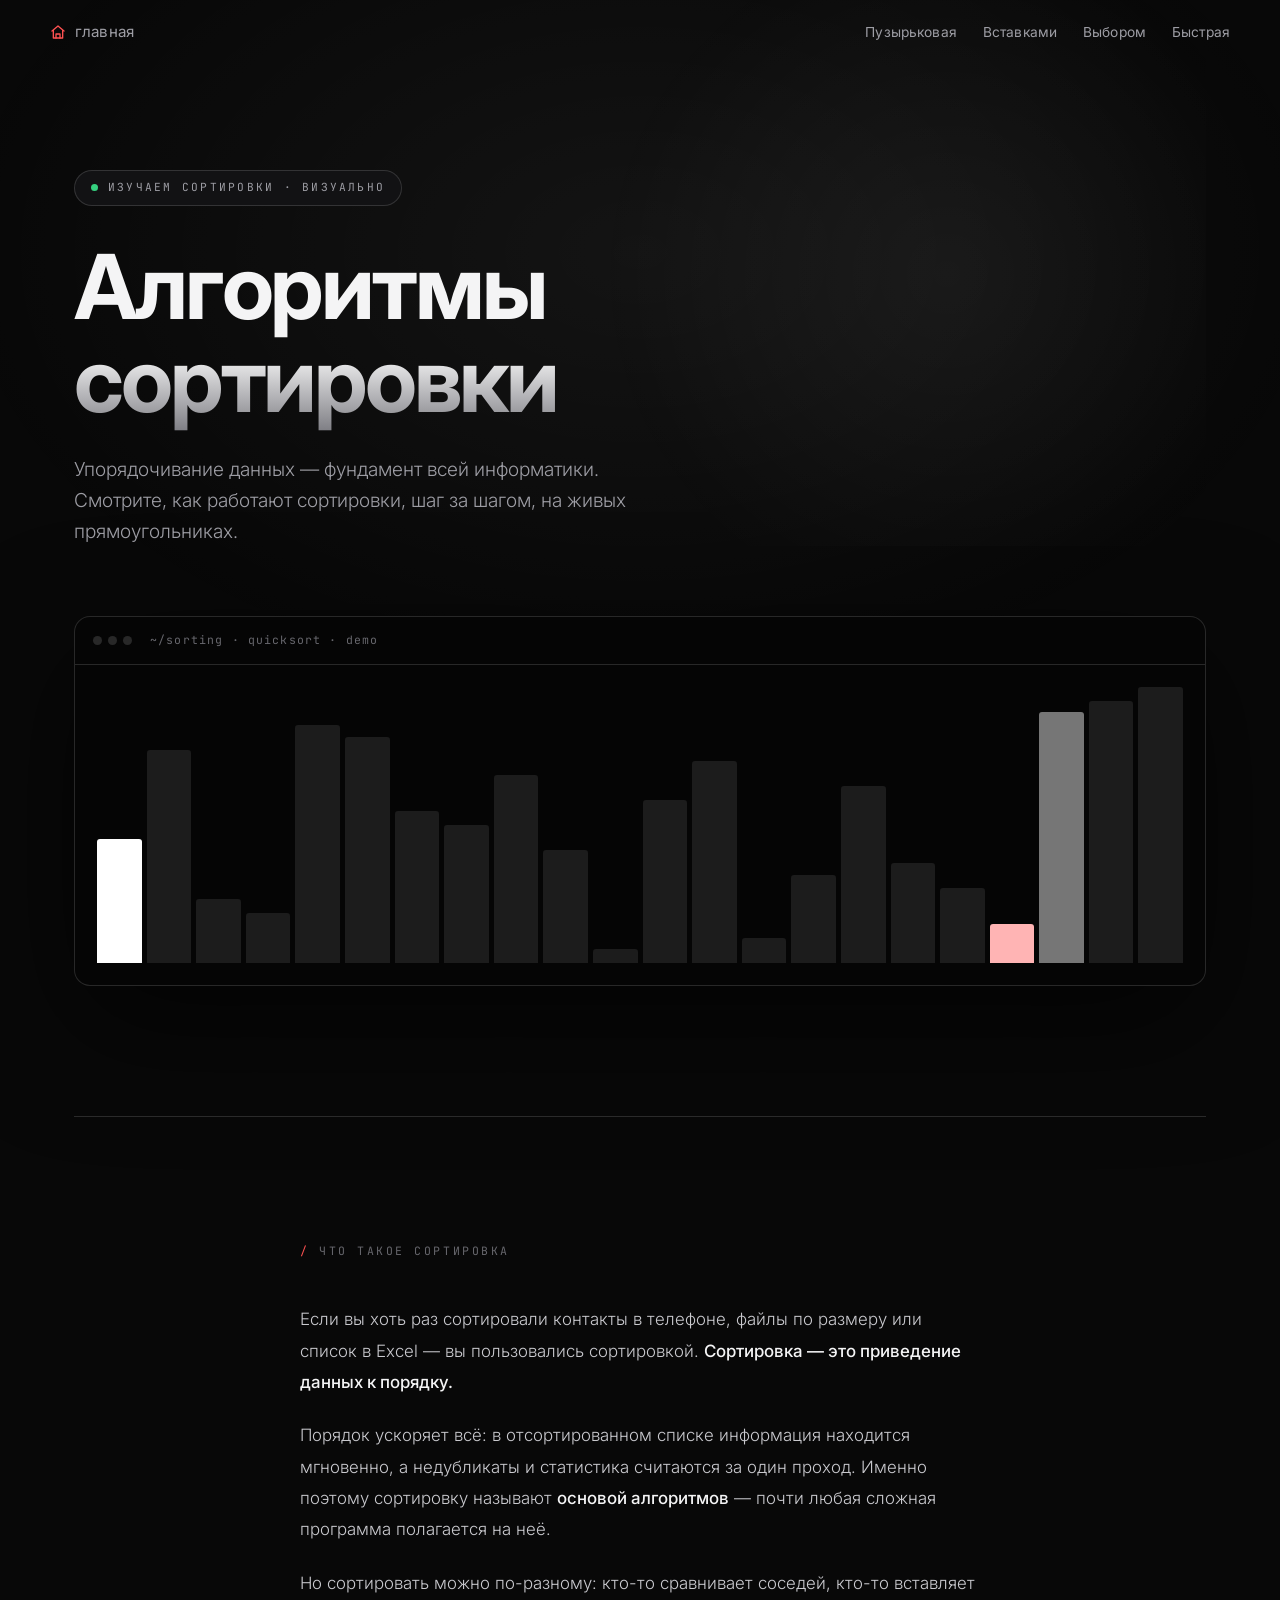
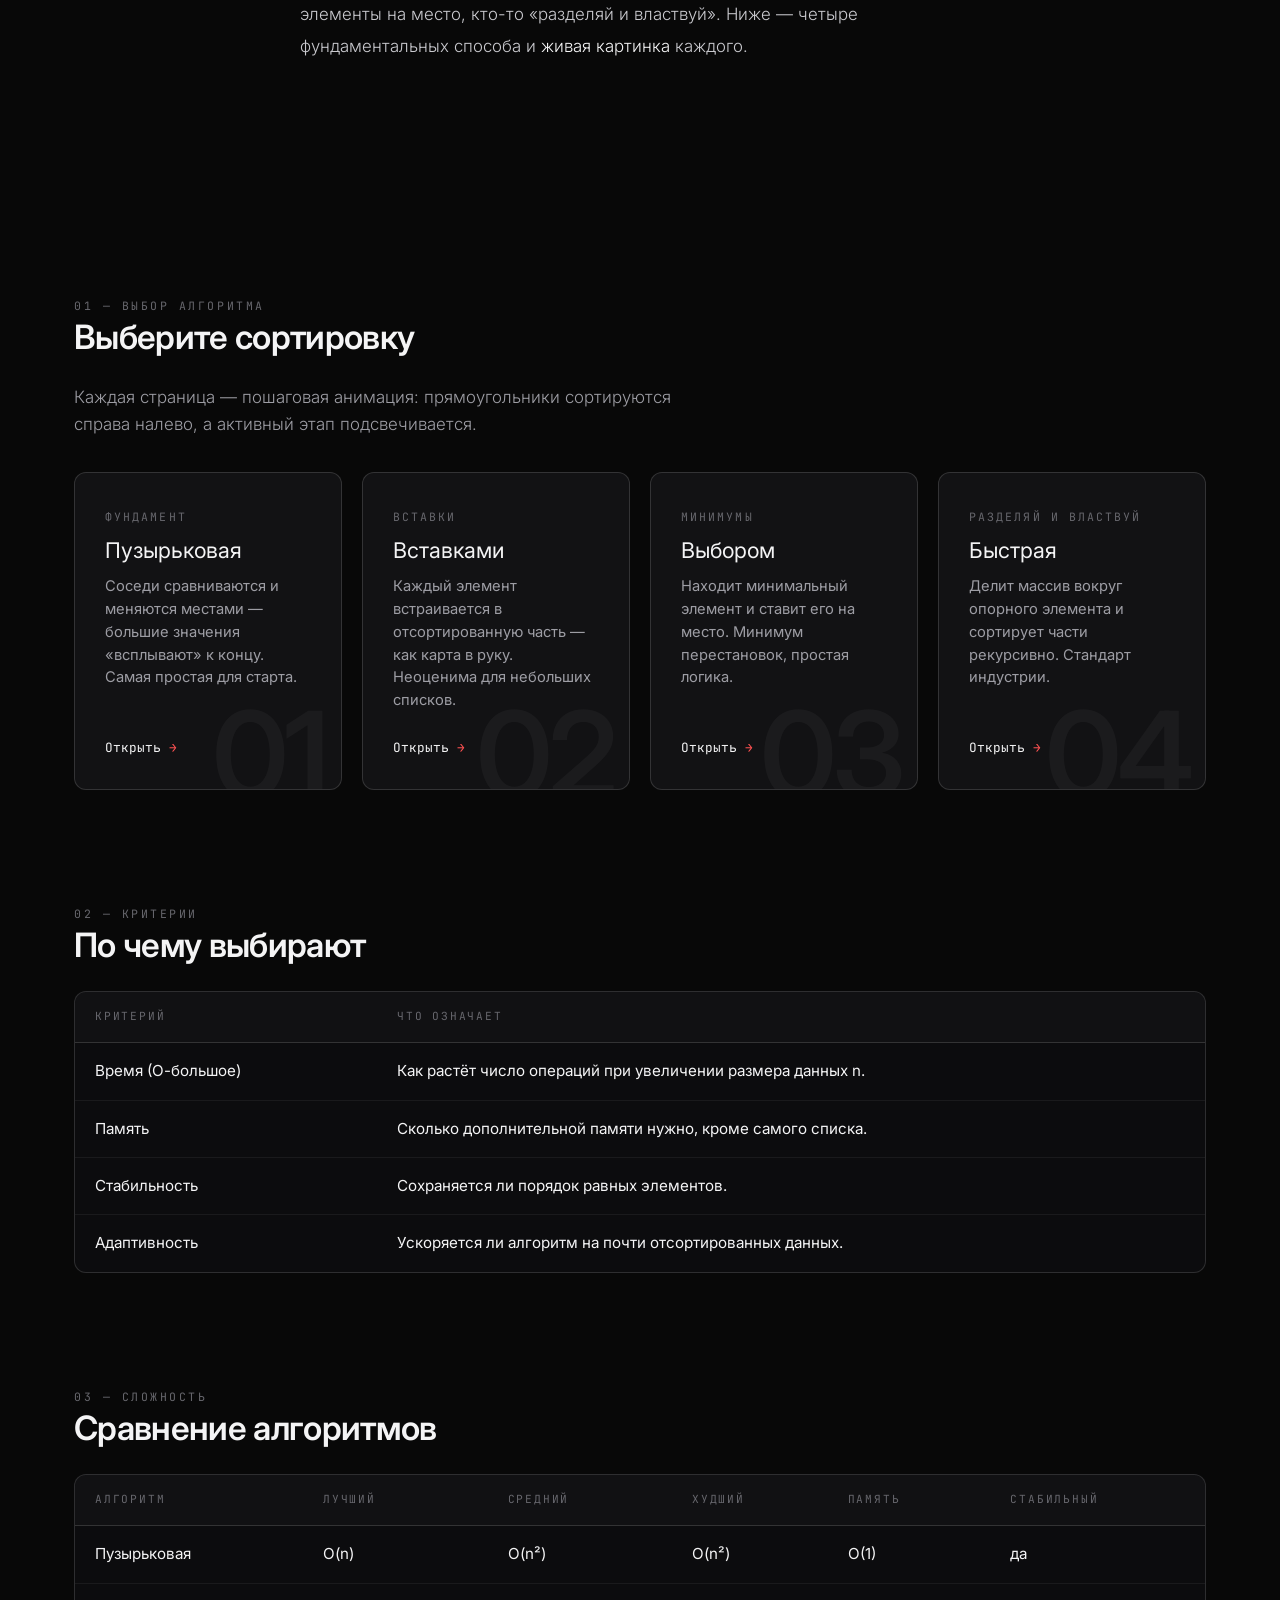
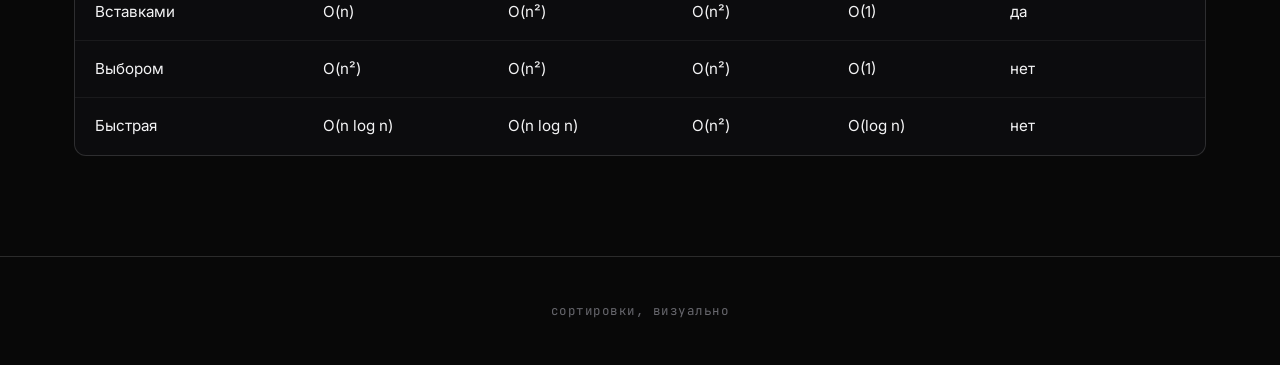
<file: index.html>
<!DOCTYPE html>
<html lang="ru" class="dark">
<head>
  <meta charset="UTF-8">
  <meta name="viewport" content="width=device-width, initial-scale=1.0">
  <meta name="theme-color" content="#080808">
  <title>Алгоритмы сортировки · визуально</title>
  <link rel="preconnect" href="https://fonts.googleapis.com">
  <link rel="preconnect" href="https://fonts.gstatic.com" crossorigin>
  <link href="https://fonts.googleapis.com/css2?family=Inter:wght@300;400;500;600;700&family=JetBrains+Mono:wght@400;500&display=swap" rel="stylesheet">
  <link rel="stylesheet" href="css/style.css">
  <noscript><style>.reveal{opacity:1;transform:none}</style></noscript>
</head>
<body>
  <nav class="nav" id="nav">
    <div class="nav-inner">
      <a class="logo" href="index.html" aria-label="На главную">
        <svg xmlns="http://www.w3.org/2000/svg" viewBox="0 0 24 24" fill="none" stroke="currentColor" stroke-width="2" stroke-linecap="round" stroke-linejoin="round"><path d="M3 10.5 12 3l9 7.5"/><path d="M5 9.5V21h14V9.5"/><path d="M9 21v-6h6v6"/></svg>
        <span>главная</span>
      </a>
      <div class="nav-links">
        <a href="bubble.html">Пузырьковая</a>
        <a href="insertion.html">Вставками</a>
        <a href="selection.html">Выбором</a>
        <a href="quick.html">Быстрая</a>
      </div>
      <button class="burger" id="burger" aria-label="Меню"><span></span><span></span><span></span></button>
    </div>
  </nav>

  <main class="container">
    <section class="hero">
      <div class="reveal">
        <span class="badge"><i></i>Изучаем сортировки · визуально</span>
      </div>
      <h1 class="reveal" data-delay="80">Алгоритмы <span class="grad">сортировки</span></h1>
      <p class="lead reveal" data-delay="160">
        Упорядочивание данных — фундамент всей информатики. Смотрите, как
        работают сортировки, шаг за шагом, на живых прямоугольниках.
      </p>
    </section>

    <div class="window hero-vis reveal" data-delay="260">
      <div class="window-top">
        <span class="dot"></span><span class="dot"></span><span class="dot"></span>
        <span class="path">~/sorting · quicksort · demo</span>
      </div>
      <div class="hero-stage" id="heroStage"></div>
    </div>

    <section class="manifesto">
      <div class="inner reveal">
        <span class="lab"><span>/</span> что такое сортировка</span>
        <p>
          Если вы хоть раз сортировали контакты в телефоне, файлы по размеру
          или список в Excel — вы пользовались сортировкой. <strong>Сортировка
          — это приведение данных к порядку.</strong>
        </p>
        <p>
          Порядок ускоряет всё: в отсортированном списке информация находится
          мгновенно, а недубликаты и статистика считаются за один проход.
          Именно поэтому сортировку называют <strong>основой алгоритмов</strong> —
          почти любая сложная программа полагается на неё.
        </p>
        <p>
          Но сортировать можно по-разному: кто-то сравнивает соседей, кто-то
          вставляет элементы на место, кто-то «разделяй и властвуй».
          Ниже — четыре фундаментальных способа и <em>живая картинка</em> каждого.
        </p>
      </div>
    </section>

    <section class="section">
      <div class="reveal">
        <span class="section-sub">01 — выбор алгоритма</span>
      </div>
      <h2 class="section-title reveal" data-delay="60">Выберите сортировку</h2>
      <p class="lead reveal" data-delay="120" style="margin-bottom: 34px;">
        Каждая страница — пошаговая анимация: прямоугольники сортируются справа
        налево, а активный этап подсвечивается.
      </p>

      <div class="grid">
        <a class="algo-card reveal" data-delay="60" data-n="01" href="bubble.html">
          <div>
            <span class="num">ФУНДАМЕНТ</span>
            <div class="title">Пузырьковая</div>
            <div class="desc">Соседи сравниваются и меняются местами —
              большие значения «всплывают» к концу. Самая простая для старта.</div>
          </div>
          <span class="more">Открыть <span class="arr">→</span></span>
        </a>

        <a class="algo-card reveal" data-delay="120" data-n="02" href="insertion.html">
          <div>
            <span class="num">ВСТАВКИ</span>
            <div class="title">Вставками</div>
            <div class="desc">Каждый элемент встраивается в отсортированную
              часть — как карта в руку. Неоценима для небольших списков.</div>
          </div>
          <span class="more">Открыть <span class="arr">→</span></span>
        </a>

        <a class="algo-card reveal" data-delay="180" data-n="03" href="selection.html">
          <div>
            <span class="num">МИНИМУМЫ</span>
            <div class="title">Выбором</div>
            <div class="desc">Находит минимальный элемент и ставит его на
              место. Минимум перестановок, простая логика.</div>
          </div>
          <span class="more">Открыть <span class="arr">→</span></span>
        </a>

        <a class="algo-card reveal" data-delay="240" data-n="04" href="quick.html">
          <div>
            <span class="num">РАЗДЕЛЯЙ И ВЛАСТВУЙ</span>
            <div class="title">Быстрая</div>
            <div class="desc">Делит массив вокруг опорного элемента и
              сортирует части рекурсивно. Стандарт индустрии.</div>
          </div>
          <span class="more">Открыть <span class="arr">→</span></span>
        </a>
      </div>
    </section>

    <section class="section">
      <div class="reveal">
        <span class="section-sub">02 — критерии</span>
      </div>
      <h2 class="section-title reveal" data-delay="60">По чему выбирают</h2>
      <div class="table-wrap reveal" data-delay="120">
        <table class="specs">
          <thead>
            <tr>
              <th>Критерий</th>
              <th>Что означает</th>
            </tr>
          </thead>
          <tbody>
            <tr><td>Время (О-большое)</td><td>Как растёт число операций при увеличении размера данных n.</td></tr>
            <tr><td>Память</td><td>Сколько дополнительной памяти нужно, кроме самого списка.</td></tr>
            <tr><td>Стабильность</td><td>Сохраняется ли порядок равных элементов.</td></tr>
            <tr><td>Адаптивность</td><td>Ускоряется ли алгоритм на почти отсортированных данных.</td></tr>
          </tbody>
        </table>
      </div>
    </section>

    <section class="section">
      <div class="reveal">
        <span class="section-sub">03 — сложность</span>
      </div>
      <h2 class="section-title reveal" data-delay="60">Сравнение алгоритмов</h2>
      <div class="table-wrap reveal" data-delay="120">
        <table class="specs wide">
          <thead>
            <tr>
              <th>Алгоритм</th><th>Лучший</th><th>Средний</th><th>Худший</th><th>Память</th><th>Стабильный</th>
            </tr>
          </thead>
          <tbody>
            <tr><td>Пузырьковая</td><td>O(n)</td><td>O(n²)</td><td>O(n²)</td><td>O(1)</td><td>да</td></tr>
            <tr><td>Вставками</td><td>O(n)</td><td>O(n²)</td><td>O(n²)</td><td>O(1)</td><td>да</td></tr>
            <tr><td>Выбором</td><td>O(n²)</td><td>O(n²)</td><td>O(n²)</td><td>O(1)</td><td>нет</td></tr>
            <tr><td>Быстрая</td><td>O(n log n)</td><td>O(n log n)</td><td>O(n²)</td><td>O(log n)</td><td>нет</td></tr>
          </tbody>
        </table>
      </div>
    </section>
  </main>

  <footer class="footer">
    сортировки, визуально
  </footer>

  <script src="js/algorithms.js"></script>
  <script src="js/hero.js"></script>
  <script src="js/site.js"></script>
</body>
</html>
</file>
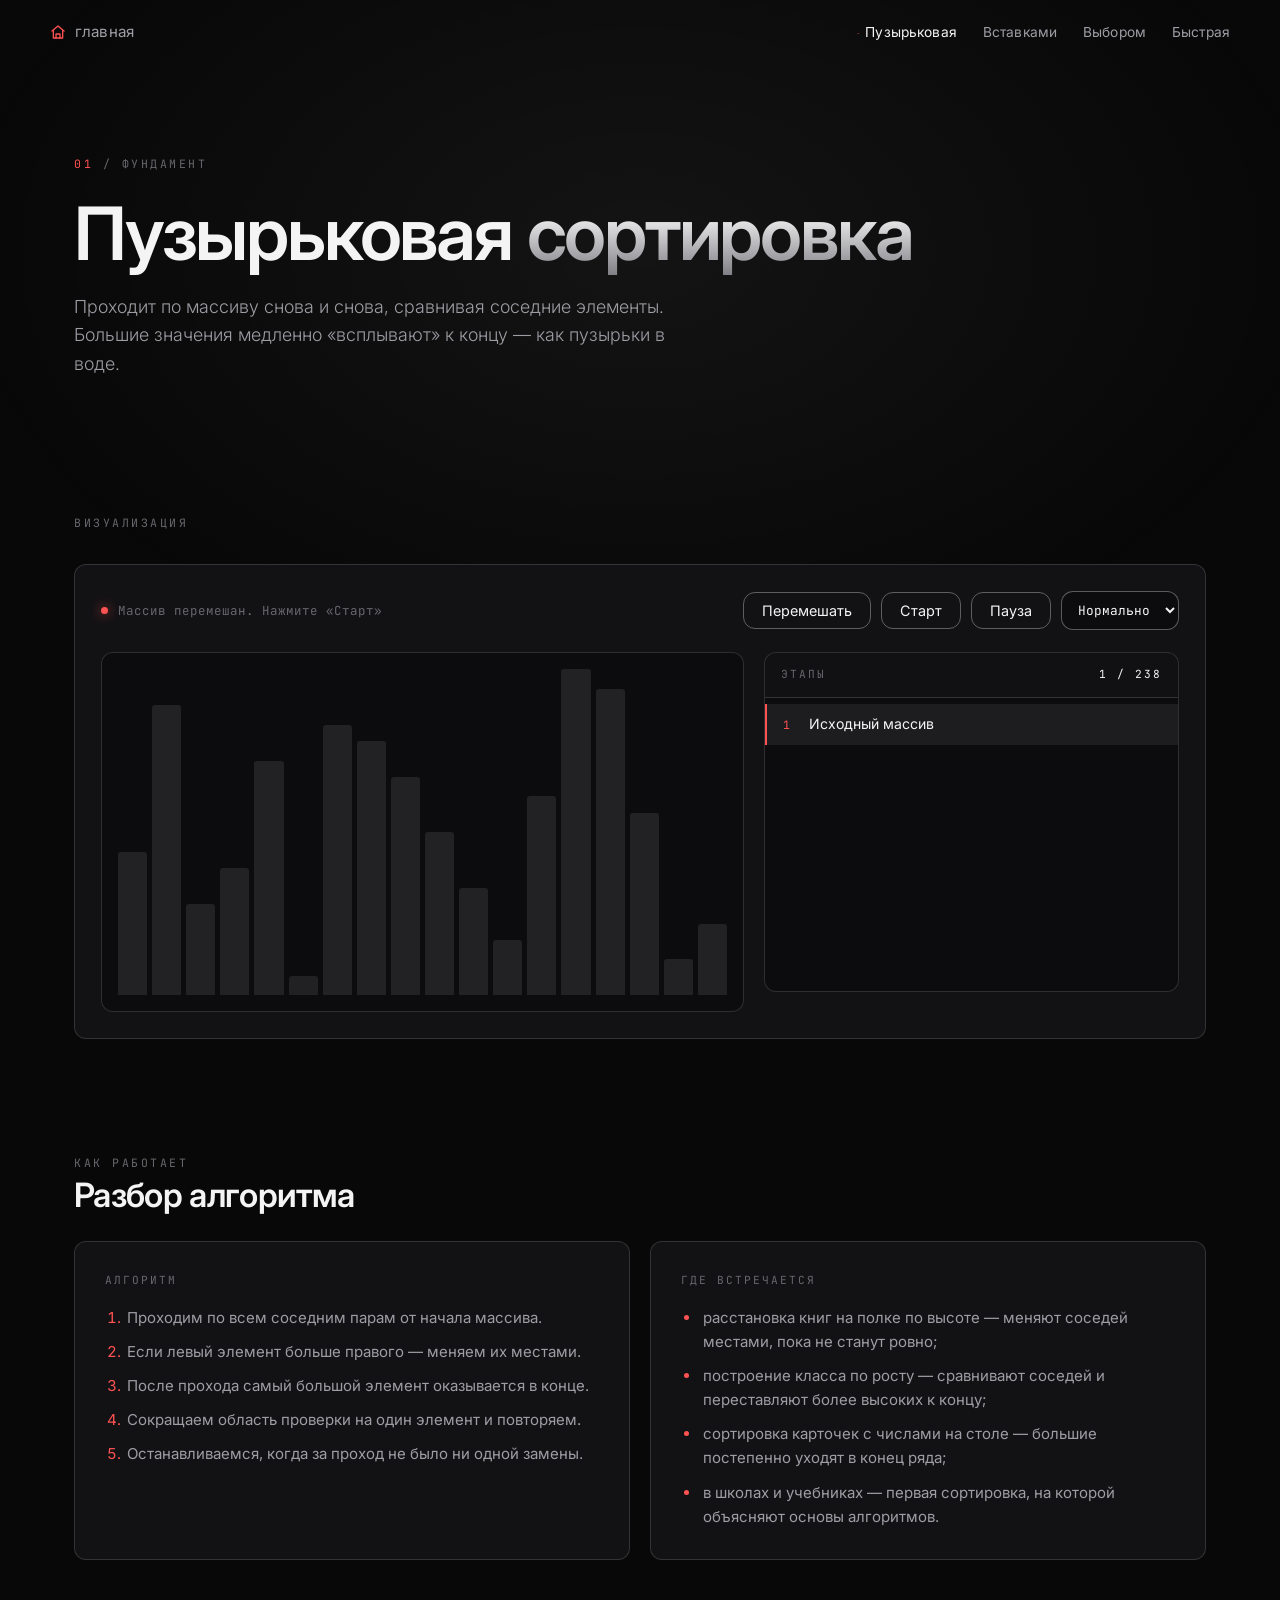
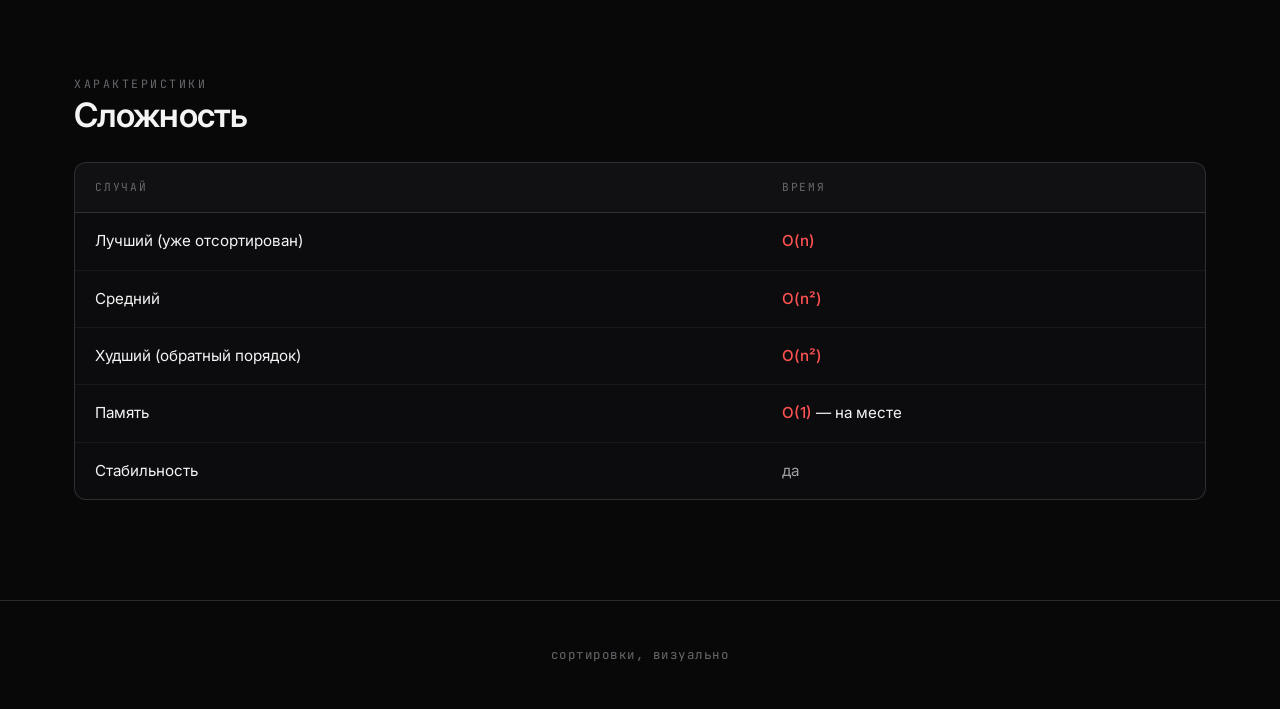
<file: bubble.html>
<!DOCTYPE html>
<html lang="ru" class="dark">
<head>
  <meta charset="UTF-8">
  <meta name="viewport" content="width=device-width, initial-scale=1.0">
  <meta name="theme-color" content="#080808">
  <title>Пузырьковая сортировка</title>
  <link rel="preconnect" href="https://fonts.googleapis.com">
  <link rel="preconnect" href="https://fonts.gstatic.com" crossorigin>
  <link href="https://fonts.googleapis.com/css2?family=Inter:wght@300;400;500;600;700&family=JetBrains+Mono:wght@400;500&display=swap" rel="stylesheet">
  <link rel="stylesheet" href="css/style.css">
  <noscript><style>.reveal{opacity:1;transform:none}</style></noscript>
</head>
<body>
  <nav class="nav" id="nav">
    <div class="nav-inner">
      <a class="logo" href="index.html" aria-label="На главную">
        <svg xmlns="http://www.w3.org/2000/svg" viewBox="0 0 24 24" fill="none" stroke="currentColor" stroke-width="2" stroke-linecap="round" stroke-linejoin="round"><path d="M3 10.5 12 3l9 7.5"/><path d="M5 9.5V21h14V9.5"/><path d="M9 21v-6h6v6"/></svg>
        <span>главная</span>
      </a>
      <div class="nav-links">
        <a href="bubble.html" class="active">Пузырьковая</a>
        <a href="insertion.html">Вставками</a>
        <a href="selection.html">Выбором</a>
        <a href="quick.html">Быстрая</a>
      </div>
      <button class="burger" id="burger" aria-label="Меню"><span></span><span></span><span></span></button>
    </div>
  </nav>

  <main class="container">
    <header class="page-head">
      <div class="reveal">
        <span class="lab"><span>01</span> / фундамент</span>
      </div>
      <h1 class="reveal" data-delay="60">Пузырьковая <span class="grad">сортировка</span></h1>
      <p class="lead reveal" data-delay="120">
        Проходит по массиву снова и снова, сравнивая соседние элементы.
        Большие значения медленно «всплывают» к концу — как пузырьки в воде.
      </p>
    </header>

    <section class="section">
      <div class="reveal">
        <span class="section-sub">визуализация</span>
      </div>
      <div class="vis-wrap reveal" data-delay="80">
        <div class="vis-top">
          <div class="vis-status"><span class="pulse"></span> <span class="status-text">…</span></div>
          <div class="vis-controls">
            <button class="btn" data-action="reset">Перемешать</button>
            <button class="btn" data-action="play">Старт</button>
            <button class="btn" data-action="pause">Пауза</button>
            <select class="speed">
              <option value="1200">Медленно</option>
              <option value="500" selected>Нормально</option>
              <option value="150">Быстро</option>
              <option value="35">Мгновенно</option>
            </select>
          </div>
        </div>
        <div class="sort-area">
          <div class="bars-stage"></div>
          <div class="steps-panel">
            <div class="steps-header"><span>этапы</span><b class="steps-count">0 / 0</b></div>
            <div class="steps-list"></div>
          </div>
        </div>
      </div>
    </section>

    <section class="section">
      <div class="reveal">
        <span class="section-sub">как работает</span>
      </div>
      <h2 class="section-title reveal" data-delay="60">Разбор алгоритма</h2>
      <div class="info-grid">
        <div class="info-card reveal" data-delay="80">
          <span class="tag">Алгоритм</span>
          <ol>
            <li>Проходим по всем соседним парам от начала массива.</li>
            <li>Если левый элемент больше правого — меняем их местами.</li>
            <li>После прохода самый большой элемент оказывается в конце.</li>
            <li>Сокращаем область проверки на один элемент и повторяем.</li>
            <li>Останавливаемся, когда за проход не было ни одной замены.</li>
          </ol>
        </div>

        <div class="info-card reveal" data-delay="160">
          <span class="tag">Где встречается</span>
          <ul>
            <li>расстановка книг на полке по высоте — меняют соседей местами, пока не станут ровно;</li>
            <li>построение класса по росту — сравнивают соседей и переставляют более высоких к концу;</li>
            <li>сортировка карточек с числами на столе — большие постепенно уходят в конец ряда;</li>
            <li>в школах и учебниках — первая сортировка, на которой объясняют основы алгоритмов.</li>
          </ul>
        </div>
      </div>
    </section>

    <section class="section">
      <div class="reveal">
        <span class="section-sub">характеристики</span>
      </div>
      <h2 class="section-title reveal" data-delay="60">Сложность</h2>
      <div class="table-wrap reveal" data-delay="120">
        <table class="specs">
          <thead>
            <tr><th>Случай</th><th>Время</th></tr>
          </thead>
          <tbody>
            <tr><td>Лучший (уже отсортирован)</td><td><b>O(n)</b></td></tr>
            <tr><td>Средний</td><td><b>O(n²)</b></td></tr>
            <tr><td>Худший (обратный порядок)</td><td><b>O(n²)</b></td></tr>
            <tr><td>Память</td><td><b>O(1)</b> — на месте</td></tr>
            <tr><td>Стабильность</td><td class="nfo">да</td></tr>
          </tbody>
        </table>
      </div>
    </section>
  </main>

  <footer class="footer">
    сортировки, визуально
  </footer>

  <script src="js/visualizer.js"></script>
  <script src="js/algorithms.js"></script>
  <script>SortVis.init({ size: 18, gen: genBubble });</script>
  <script src="js/site.js"></script>
</body>
</html>
</file>
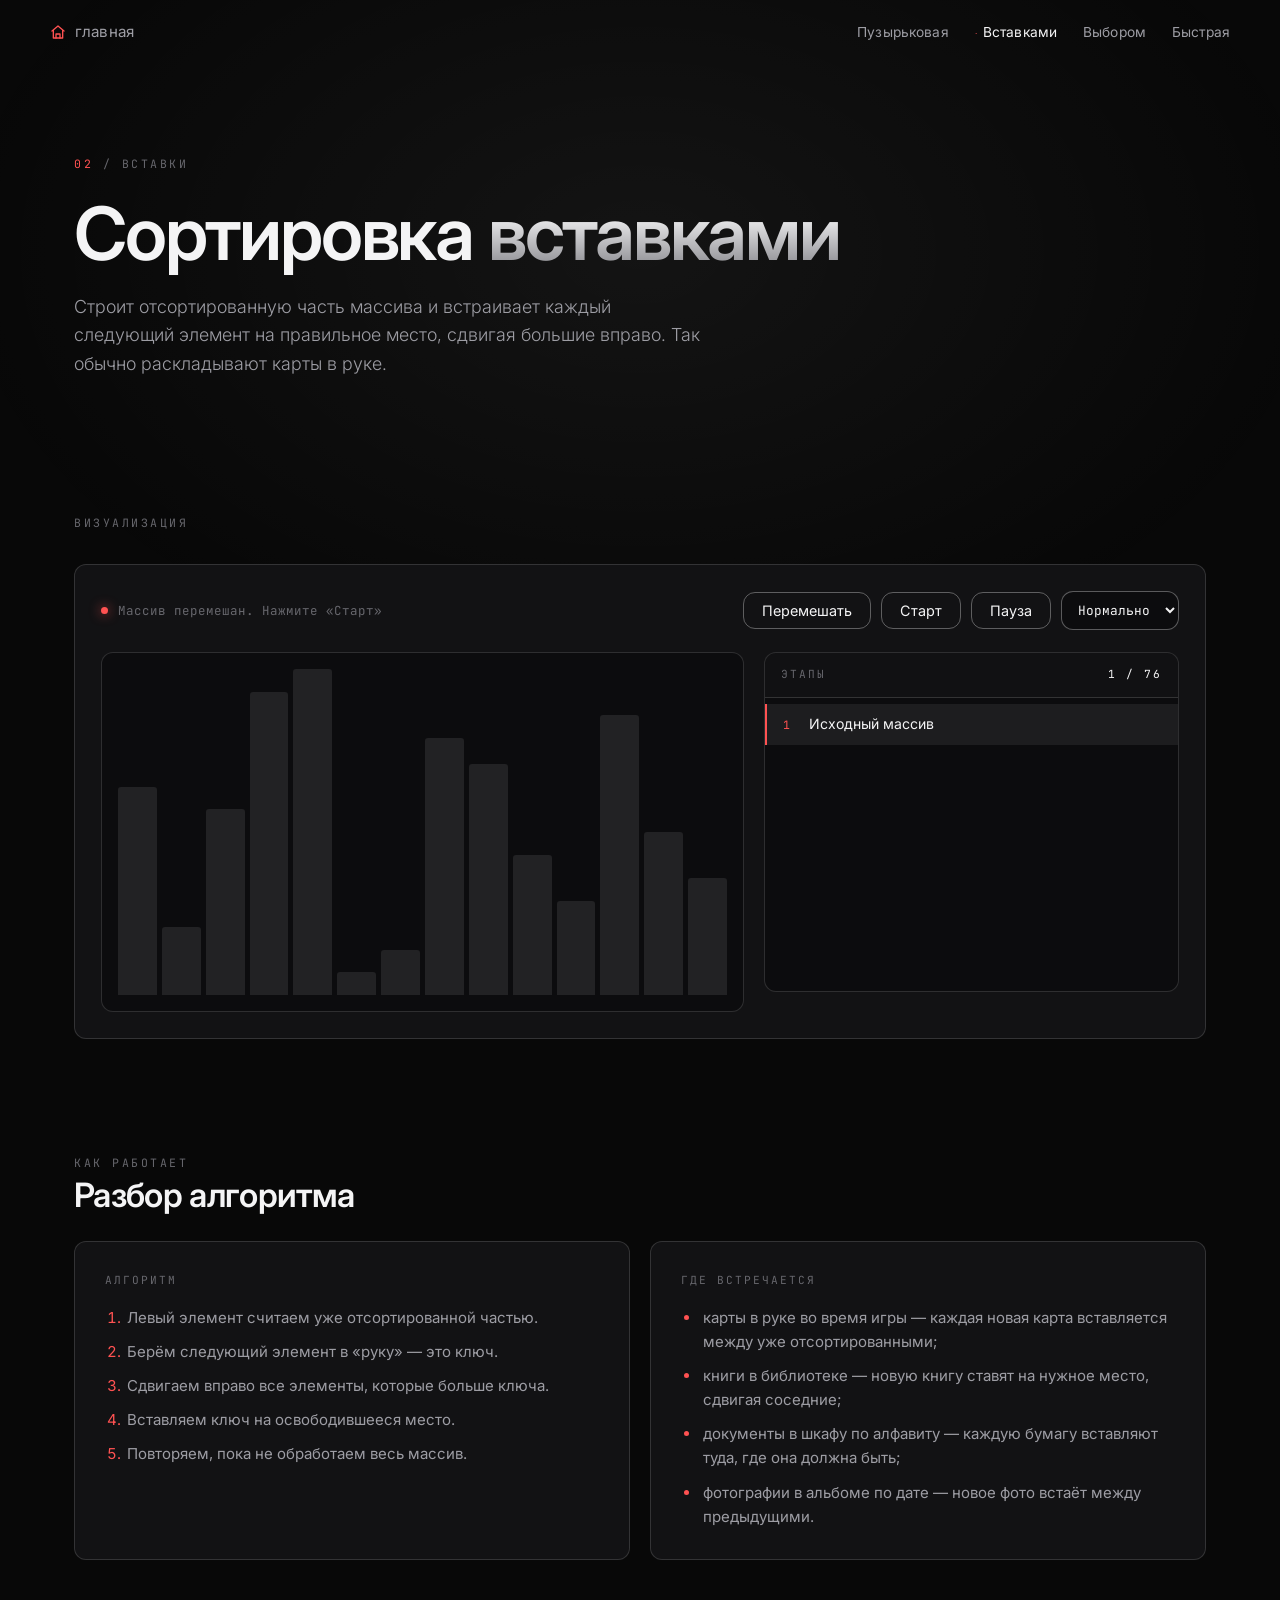
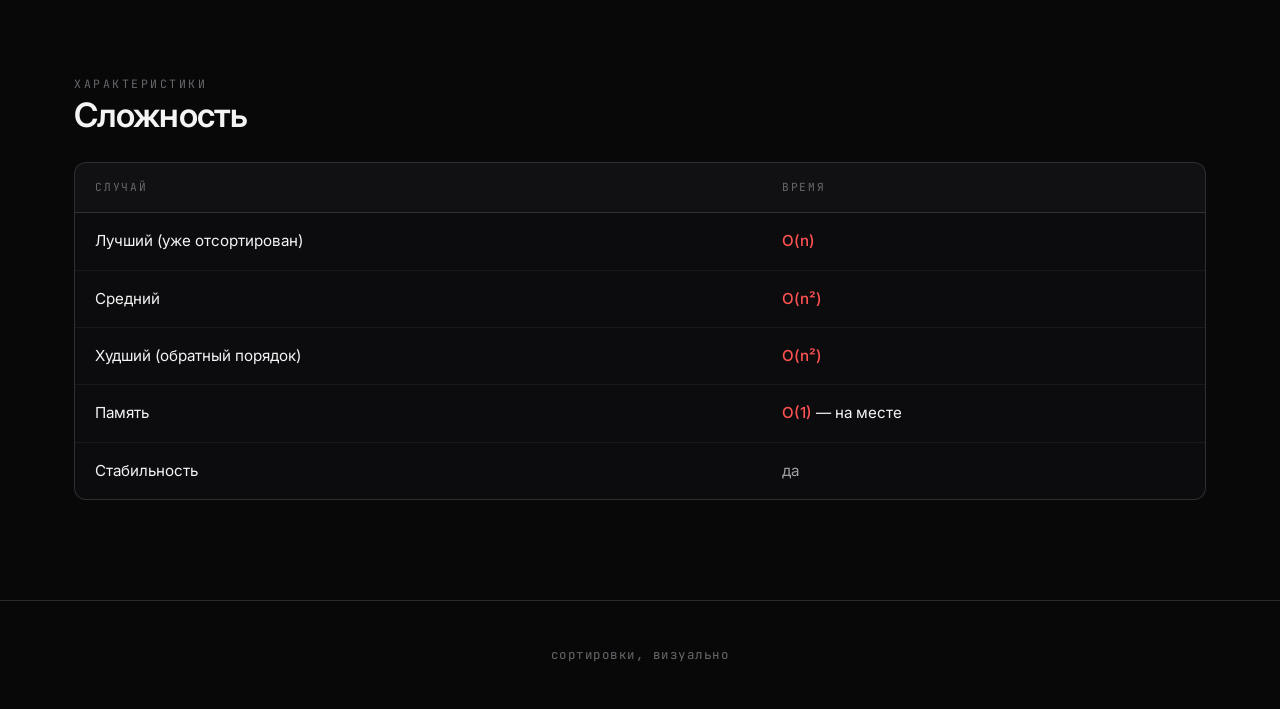
<file: insertion.html>
<!DOCTYPE html>
<html lang="ru" class="dark">
<head>
  <meta charset="UTF-8">
  <meta name="viewport" content="width=device-width, initial-scale=1.0">
  <meta name="theme-color" content="#080808">
  <title>Сортировка вставками</title>
  <link rel="preconnect" href="https://fonts.googleapis.com">
  <link rel="preconnect" href="https://fonts.gstatic.com" crossorigin>
  <link href="https://fonts.googleapis.com/css2?family=Inter:wght@300;400;500;600;700&family=JetBrains+Mono:wght@400;500&display=swap" rel="stylesheet">
  <link rel="stylesheet" href="css/style.css">
  <noscript><style>.reveal{opacity:1;transform:none}</style></noscript>
</head>
<body>
  <nav class="nav" id="nav">
    <div class="nav-inner">
      <a class="logo" href="index.html" aria-label="На главную">
        <svg xmlns="http://www.w3.org/2000/svg" viewBox="0 0 24 24" fill="none" stroke="currentColor" stroke-width="2" stroke-linecap="round" stroke-linejoin="round"><path d="M3 10.5 12 3l9 7.5"/><path d="M5 9.5V21h14V9.5"/><path d="M9 21v-6h6v6"/></svg>
        <span>главная</span>
      </a>
      <div class="nav-links">
        <a href="bubble.html">Пузырьковая</a>
        <a href="insertion.html" class="active">Вставками</a>
        <a href="selection.html">Выбором</a>
        <a href="quick.html">Быстрая</a>
      </div>
      <button class="burger" id="burger" aria-label="Меню"><span></span><span></span><span></span></button>
    </div>
  </nav>

  <main class="container">
    <header class="page-head">
      <div class="reveal">
        <span class="lab"><span>02</span> / вставки</span>
      </div>
      <h1 class="reveal" data-delay="60">Сортировка <span class="grad">вставками</span></h1>
      <p class="lead reveal" data-delay="120">
        Строит отсортированную часть массива и встраивает каждый следующий
        элемент на правильное место, сдвигая большие вправо. Так обычно
        раскладывают карты в руке.
      </p>
    </header>

    <section class="section">
      <div class="reveal">
        <span class="section-sub">визуализация</span>
      </div>
      <div class="vis-wrap reveal" data-delay="80">
        <div class="vis-top">
          <div class="vis-status"><span class="pulse"></span> <span class="status-text">…</span></div>
          <div class="vis-controls">
            <button class="btn" data-action="reset">Перемешать</button>
            <button class="btn" data-action="play">Старт</button>
            <button class="btn" data-action="pause">Пауза</button>
            <select class="speed">
              <option value="1200">Медленно</option>
              <option value="500" selected>Нормально</option>
              <option value="150">Быстро</option>
              <option value="35">Мгновенно</option>
            </select>
          </div>
        </div>
        <div class="sort-area">
          <div class="bars-stage"></div>
          <div class="steps-panel">
            <div class="steps-header"><span>этапы</span><b class="steps-count">0 / 0</b></div>
            <div class="steps-list"></div>
          </div>
        </div>
      </div>
    </section>

    <section class="section">
      <div class="reveal">
        <span class="section-sub">как работает</span>
      </div>
      <h2 class="section-title reveal" data-delay="60">Разбор алгоритма</h2>
      <div class="info-grid">
        <div class="info-card reveal" data-delay="80">
          <span class="tag">Алгоритм</span>
          <ol>
            <li>Левый элемент считаем уже отсортированной частью.</li>
            <li>Берём следующий элемент в «руку» — это ключ.</li>
            <li>Сдвигаем вправо все элементы, которые больше ключа.</li>
            <li>Вставляем ключ на освободившееся место.</li>
            <li>Повторяем, пока не обработаем весь массив.</li>
          </ol>
        </div>

        <div class="info-card reveal" data-delay="160">
          <span class="tag">Где встречается</span>
          <ul>
            <li>карты в руке во время игры — каждая новая карта вставляется между уже отсортированными;</li>
            <li>книги в библиотеке — новую книгу ставят на нужное место, сдвигая соседние;</li>
            <li>документы в шкафу по алфавиту — каждую бумагу вставляют туда, где она должна быть;</li>
            <li>фотографии в альбоме по дате — новое фото встаёт между предыдущими.</li>
          </ul>
        </div>
      </div>
    </section>

    <section class="section">
      <div class="reveal">
        <span class="section-sub">характеристики</span>
      </div>
      <h2 class="section-title reveal" data-delay="60">Сложность</h2>
      <div class="table-wrap reveal" data-delay="120">
        <table class="specs">
          <thead>
            <tr><th>Случай</th><th>Время</th></tr>
          </thead>
          <tbody>
            <tr><td>Лучший (уже отсортирован)</td><td><b>O(n)</b></td></tr>
            <tr><td>Средний</td><td><b>O(n²)</b></td></tr>
            <tr><td>Худший (обратный порядок)</td><td><b>O(n²)</b></td></tr>
            <tr><td>Память</td><td><b>O(1)</b> — на месте</td></tr>
            <tr><td>Стабильность</td><td class="nfo">да</td></tr>
          </tbody>
        </table>
      </div>
    </section>
  </main>

  <footer class="footer">
    сортировки, визуально
  </footer>

  <script src="js/visualizer.js"></script>
  <script src="js/algorithms.js"></script>
  <script>SortVis.init({ size: 14, gen: genInsertion });</script>
  <script src="js/site.js"></script>
</body>
</html>
</file>
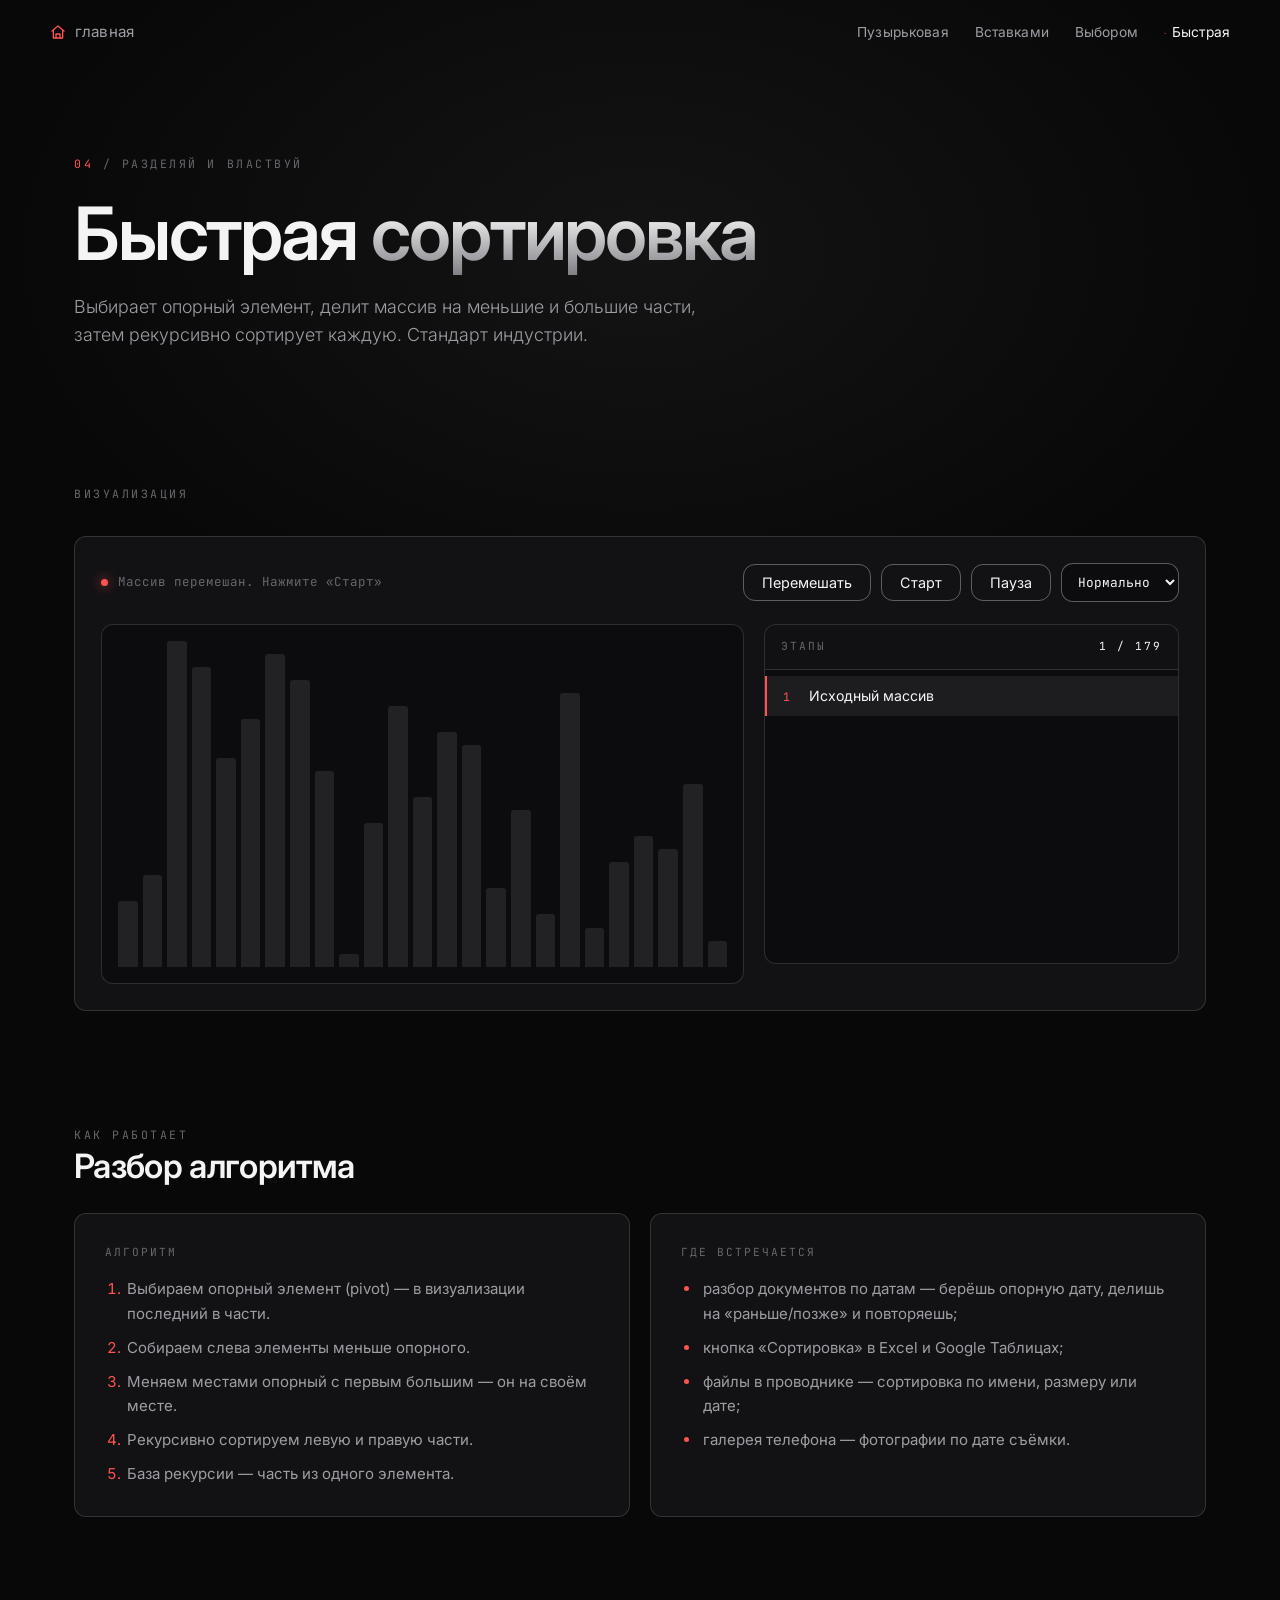
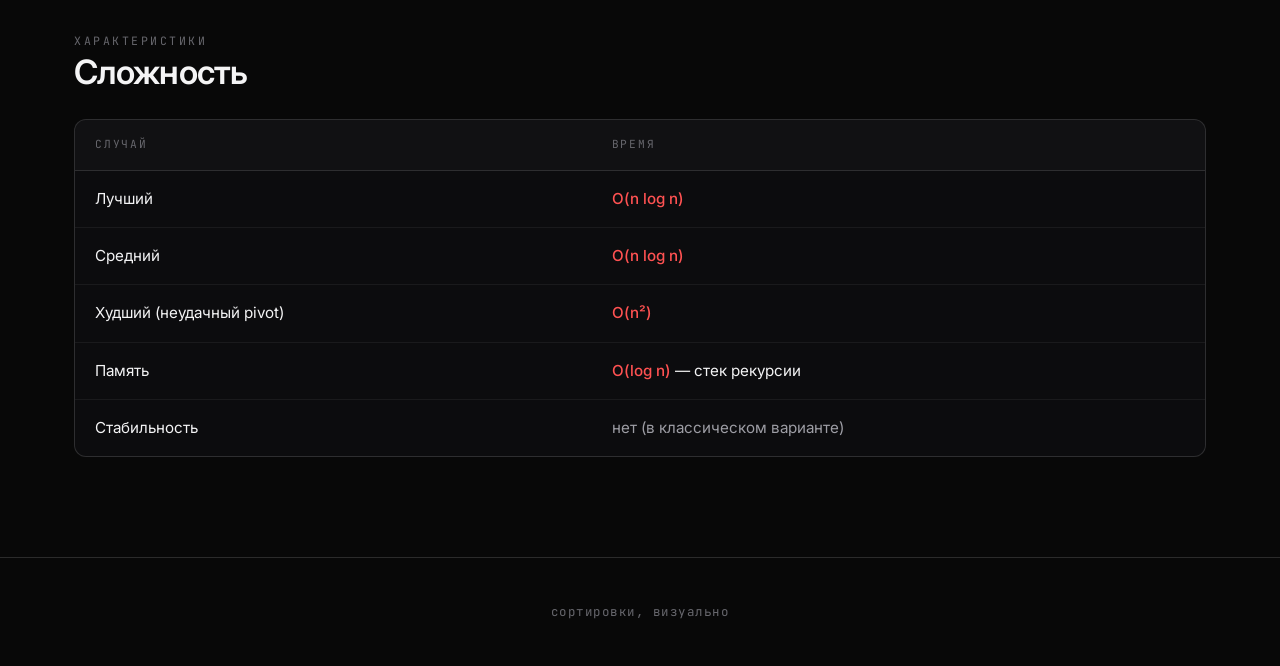
<file: quick.html>
<!DOCTYPE html>
<html lang="ru" class="dark">
<head>
  <meta charset="UTF-8">
  <meta name="viewport" content="width=device-width, initial-scale=1.0">
  <meta name="theme-color" content="#080808">
  <title>Быстрая сортировка</title>
  <link rel="preconnect" href="https://fonts.googleapis.com">
  <link rel="preconnect" href="https://fonts.gstatic.com" crossorigin>
  <link href="https://fonts.googleapis.com/css2?family=Inter:wght@300;400;500;600;700&family=JetBrains+Mono:wght@400;500&display=swap" rel="stylesheet">
  <link rel="stylesheet" href="css/style.css">
  <noscript><style>.reveal{opacity:1;transform:none}</style></noscript>
</head>
<body>
  <nav class="nav" id="nav">
    <div class="nav-inner">
      <a class="logo" href="index.html" aria-label="На главную">
        <svg xmlns="http://www.w3.org/2000/svg" viewBox="0 0 24 24" fill="none" stroke="currentColor" stroke-width="2" stroke-linecap="round" stroke-linejoin="round"><path d="M3 10.5 12 3l9 7.5"/><path d="M5 9.5V21h14V9.5"/><path d="M9 21v-6h6v6"/></svg>
        <span>главная</span>
      </a>
      <div class="nav-links">
        <a href="bubble.html">Пузырьковая</a>
        <a href="insertion.html">Вставками</a>
        <a href="selection.html">Выбором</a>
        <a href="quick.html" class="active">Быстрая</a>
      </div>
      <button class="burger" id="burger" aria-label="Меню"><span></span><span></span><span></span></button>
    </div>
  </nav>

  <main class="container">
    <header class="page-head">
      <div class="reveal">
        <span class="lab"><span>04</span> / разделяй и властвуй</span>
      </div>
      <h1 class="reveal" data-delay="60">Быстрая <span class="grad">сортировка</span></h1>
      <p class="lead reveal" data-delay="120">
        Выбирает опорный элемент, делит массив на меньшие и большие части,
        затем рекурсивно сортирует каждую. Стандарт индустрии.
      </p>
    </header>

    <section class="section">
      <div class="reveal">
        <span class="section-sub">визуализация</span>
      </div>
      <div class="vis-wrap reveal" data-delay="80">
        <div class="vis-top">
          <div class="vis-status"><span class="pulse"></span> <span class="status-text">…</span></div>
          <div class="vis-controls">
            <button class="btn" data-action="reset">Перемешать</button>
            <button class="btn" data-action="play">Старт</button>
            <button class="btn" data-action="pause">Пауза</button>
            <select class="speed">
              <option value="1200">Медленно</option>
              <option value="500" selected>Нормально</option>
              <option value="150">Быстро</option>
              <option value="35">Мгновенно</option>
            </select>
          </div>
        </div>
        <div class="sort-area">
          <div class="bars-stage"></div>
          <div class="steps-panel">
            <div class="steps-header"><span>этапы</span><b class="steps-count">0 / 0</b></div>
            <div class="steps-list"></div>
          </div>
        </div>
      </div>
    </section>

    <section class="section">
      <div class="reveal">
        <span class="section-sub">как работает</span>
      </div>
      <h2 class="section-title reveal" data-delay="60">Разбор алгоритма</h2>
      <div class="info-grid">
        <div class="info-card reveal" data-delay="80">
          <span class="tag">Алгоритм</span>
          <ol>
            <li>Выбираем опорный элемент (pivot) — в визуализации последний в части.</li>
            <li>Собираем слева элементы меньше опорного.</li>
            <li>Меняем местами опорный с первым большим — он на своём месте.</li>
            <li>Рекурсивно сортируем левую и правую части.</li>
            <li>База рекурсии — часть из одного элемента.</li>
          </ol>
        </div>

        <div class="info-card reveal" data-delay="160">
          <span class="tag">Где встречается</span>
          <ul>
            <li>разбор документов по датам — берёшь опорную дату, делишь на «раньше/позже» и повторяешь;</li>
            <li>кнопка «Сортировка» в Excel и Google Таблицах;</li>
            <li>файлы в проводнике — сортировка по имени, размеру или дате;</li>
            <li>галерея телефона — фотографии по дате съёмки.</li>
          </ul>
        </div>
      </div>
    </section>

    <section class="section">
      <div class="reveal">
        <span class="section-sub">характеристики</span>
      </div>
      <h2 class="section-title reveal" data-delay="60">Сложность</h2>
      <div class="table-wrap reveal" data-delay="120">
        <table class="specs">
          <thead>
            <tr><th>Случай</th><th>Время</th></tr>
          </thead>
          <tbody>
            <tr><td>Лучший</td><td><b>O(n log n)</b></td></tr>
            <tr><td>Средний</td><td><b>O(n log n)</b></td></tr>
            <tr><td>Худший (неудачный pivot)</td><td><b>O(n²)</b></td></tr>
            <tr><td>Память</td><td><b>O(log n)</b> — стек рекурсии</td></tr>
            <tr><td>Стабильность</td><td class="nfo">нет (в классическом варианте)</td></tr>
          </tbody>
        </table>
      </div>
    </section>
  </main>

  <footer class="footer">
    сортировки, визуально
  </footer>

  <script src="js/visualizer.js"></script>
  <script src="js/algorithms.js"></script>
  <script>SortVis.init({ size: 25, gen: genQuick });</script>
  <script src="js/site.js"></script>
</body>
</html>
</file>
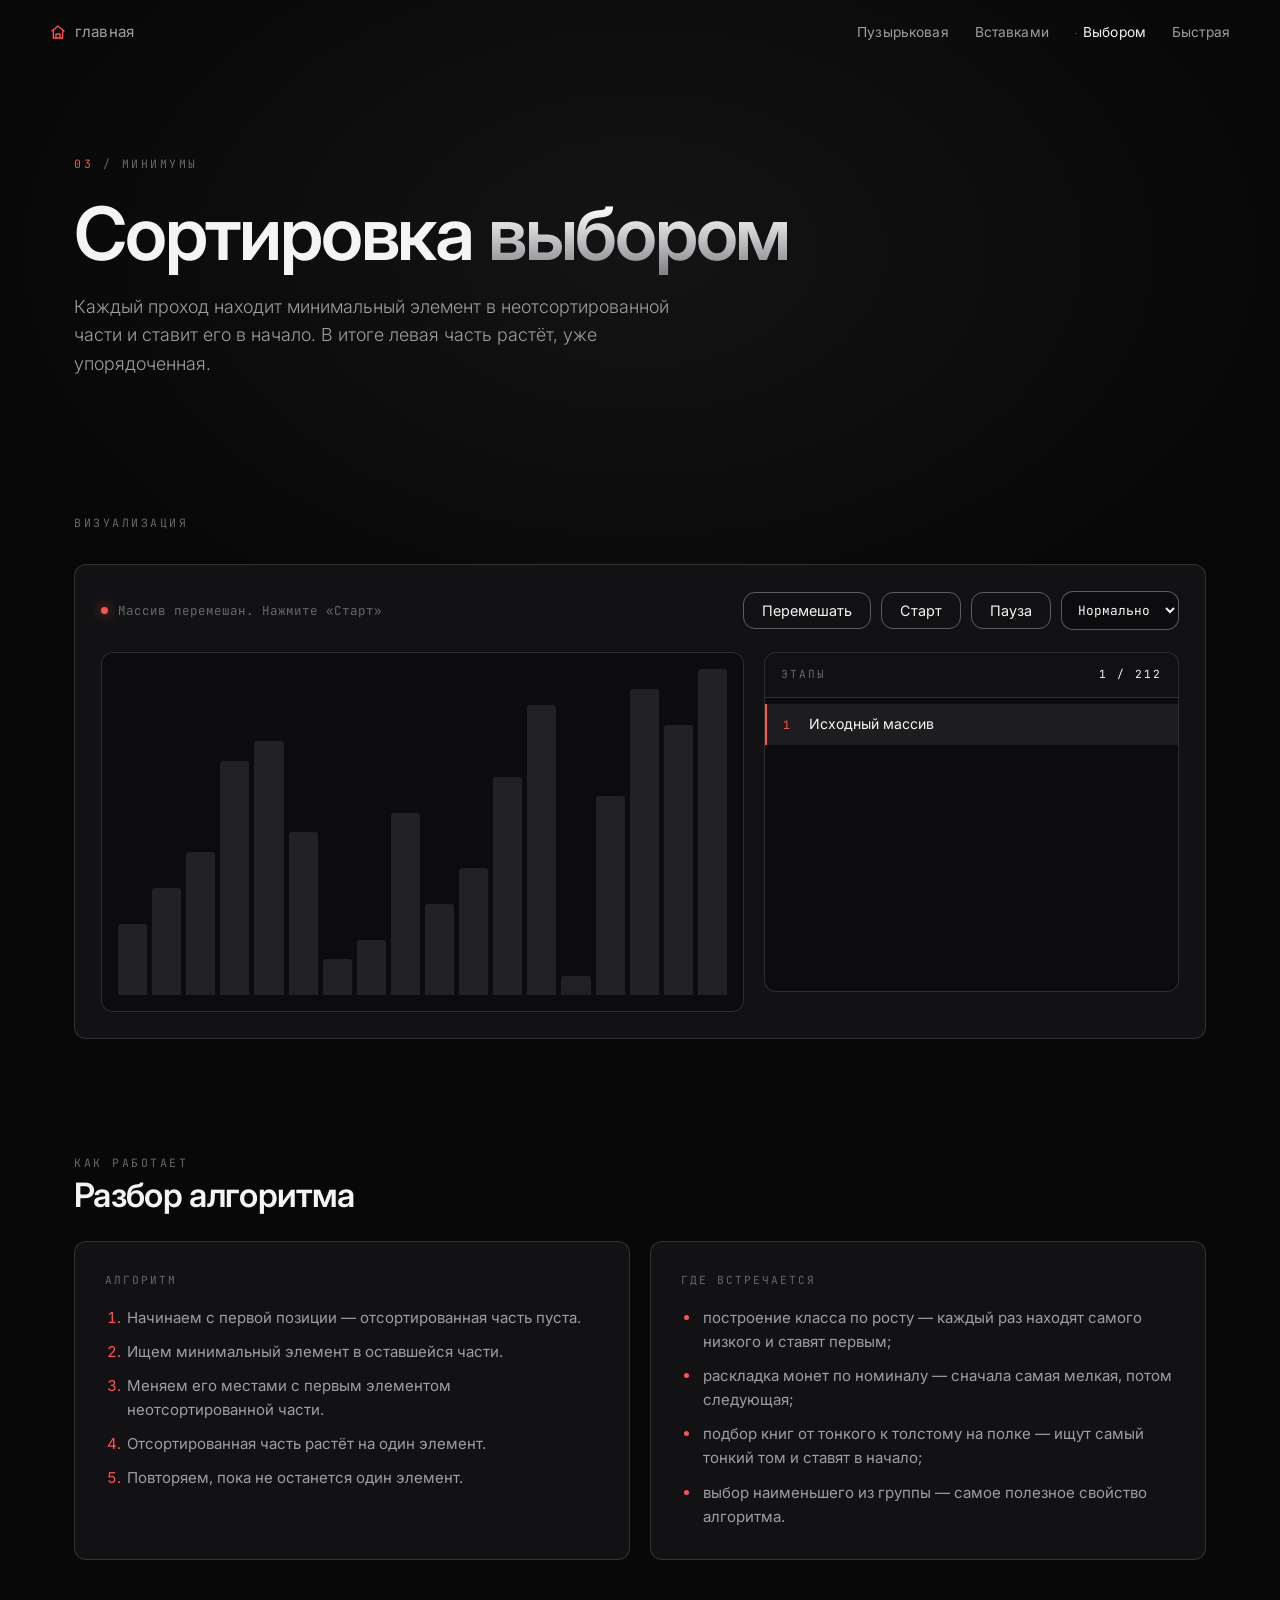
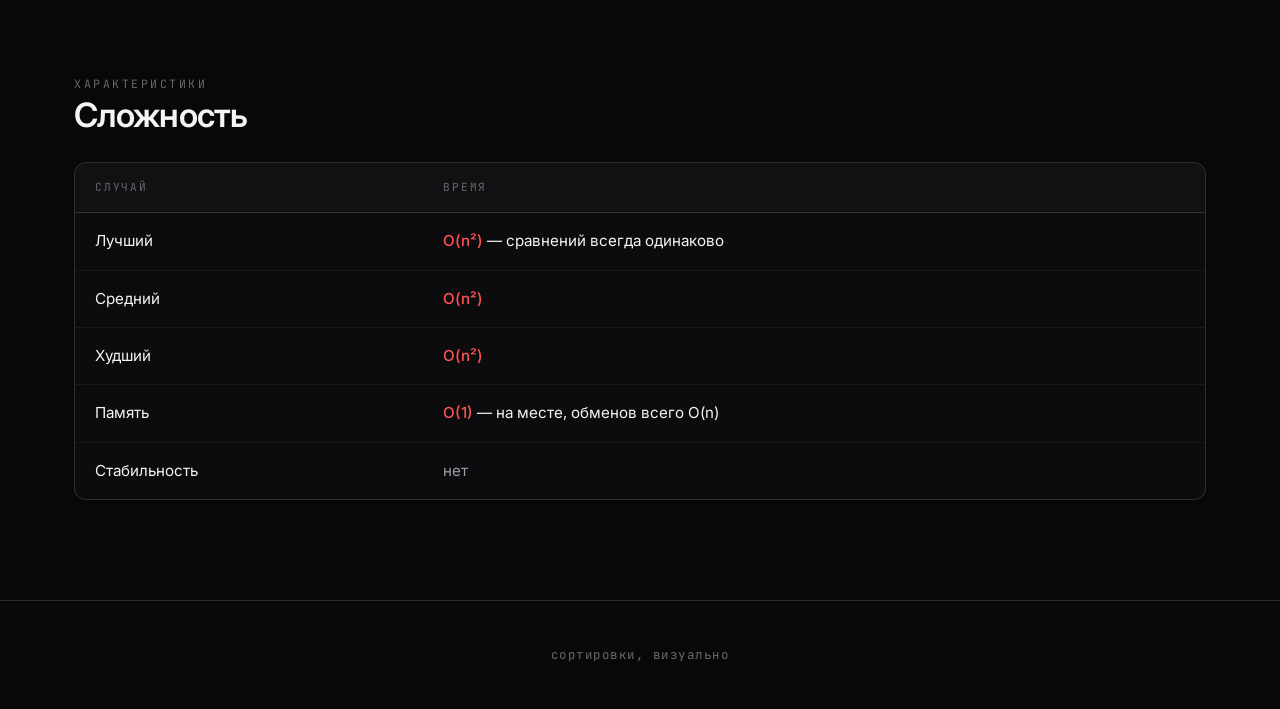
<file: selection.html>
<!DOCTYPE html>
<html lang="ru" class="dark">
<head>
  <meta charset="UTF-8">
  <meta name="viewport" content="width=device-width, initial-scale=1.0">
  <meta name="theme-color" content="#080808">
  <title>Сортировка выбором</title>
  <link rel="preconnect" href="https://fonts.googleapis.com">
  <link rel="preconnect" href="https://fonts.gstatic.com" crossorigin>
  <link href="https://fonts.googleapis.com/css2?family=Inter:wght@300;400;500;600;700&family=JetBrains+Mono:wght@400;500&display=swap" rel="stylesheet">
  <link rel="stylesheet" href="css/style.css">
  <noscript><style>.reveal{opacity:1;transform:none}</style></noscript>
</head>
<body>
  <nav class="nav" id="nav">
    <div class="nav-inner">
      <a class="logo" href="index.html" aria-label="На главную">
        <svg xmlns="http://www.w3.org/2000/svg" viewBox="0 0 24 24" fill="none" stroke="currentColor" stroke-width="2" stroke-linecap="round" stroke-linejoin="round"><path d="M3 10.5 12 3l9 7.5"/><path d="M5 9.5V21h14V9.5"/><path d="M9 21v-6h6v6"/></svg>
        <span>главная</span>
      </a>
      <div class="nav-links">
        <a href="bubble.html">Пузырьковая</a>
        <a href="insertion.html">Вставками</a>
        <a href="selection.html" class="active">Выбором</a>
        <a href="quick.html">Быстрая</a>
      </div>
      <button class="burger" id="burger" aria-label="Меню"><span></span><span></span><span></span></button>
    </div>
  </nav>

  <main class="container">
    <header class="page-head">
      <div class="reveal">
        <span class="lab"><span>03</span> / минимумы</span>
      </div>
      <h1 class="reveal" data-delay="60">Сортировка <span class="grad">выбором</span></h1>
      <p class="lead reveal" data-delay="120">
        Каждый проход находит минимальный элемент в неотсортированной части
        и ставит его в начало. В итоге левая часть растёт, уже упорядоченная.
      </p>
    </header>

    <section class="section">
      <div class="reveal">
        <span class="section-sub">визуализация</span>
      </div>
      <div class="vis-wrap reveal" data-delay="80">
        <div class="vis-top">
          <div class="vis-status"><span class="pulse"></span> <span class="status-text">…</span></div>
          <div class="vis-controls">
            <button class="btn" data-action="reset">Перемешать</button>
            <button class="btn" data-action="play">Старт</button>
            <button class="btn" data-action="pause">Пауза</button>
            <select class="speed">
              <option value="1200">Медленно</option>
              <option value="500" selected>Нормально</option>
              <option value="150">Быстро</option>
              <option value="35">Мгновенно</option>
            </select>
          </div>
        </div>
        <div class="sort-area">
          <div class="bars-stage"></div>
          <div class="steps-panel">
            <div class="steps-header"><span>этапы</span><b class="steps-count">0 / 0</b></div>
            <div class="steps-list"></div>
          </div>
        </div>
      </div>
    </section>

    <section class="section">
      <div class="reveal">
        <span class="section-sub">как работает</span>
      </div>
      <h2 class="section-title reveal" data-delay="60">Разбор алгоритма</h2>
      <div class="info-grid">
        <div class="info-card reveal" data-delay="80">
          <span class="tag">Алгоритм</span>
          <ol>
            <li>Начинаем с первой позиции — отсортированная часть пуста.</li>
            <li>Ищем минимальный элемент в оставшейся части.</li>
            <li>Меняем его местами с первым элементом неотсортированной части.</li>
            <li>Отсортированная часть растёт на один элемент.</li>
            <li>Повторяем, пока не останется один элемент.</li>
          </ol>
        </div>

        <div class="info-card reveal" data-delay="160">
          <span class="tag">Где встречается</span>
          <ul>
            <li>построение класса по росту — каждый раз находят самого низкого и ставят первым;</li>
            <li>раскладка монет по номиналу — сначала самая мелкая, потом следующая;</li>
            <li>подбор книг от тонкого к толстому на полке — ищут самый тонкий том и ставят в начало;</li>
            <li>выбор наименьшего из группы — самое полезное свойство алгоритма.</li>
          </ul>
        </div>
      </div>
    </section>

    <section class="section">
      <div class="reveal">
        <span class="section-sub">характеристики</span>
      </div>
      <h2 class="section-title reveal" data-delay="60">Сложность</h2>
      <div class="table-wrap reveal" data-delay="120">
        <table class="specs">
          <thead>
            <tr><th>Случай</th><th>Время</th></tr>
          </thead>
          <tbody>
            <tr><td>Лучший</td><td><b>O(n²)</b> — сравнений всегда одинаково</td></tr>
            <tr><td>Средний</td><td><b>O(n²)</b></td></tr>
            <tr><td>Худший</td><td><b>O(n²)</b></td></tr>
            <tr><td>Память</td><td><b>O(1)</b> — на месте, обменов всего O(n)</td></tr>
            <tr><td>Стабильность</td><td class="nfo">нет</td></tr>
          </tbody>
        </table>
      </div>
    </section>
  </main>

  <footer class="footer">
    сортировки, визуально
  </footer>

  <script src="js/visualizer.js"></script>
  <script src="js/algorithms.js"></script>
  <script>SortVis.init({ size: 18, gen: genSelection });</script>
  <script src="js/site.js"></script>
</body>
</html>
</file>
<file: css/style.css>
/* ==========================================================================
   v2 — сортировка · минимализм в духе trywinter.app
   тёмный монохром, крупная типографика, тонкие рамки, scroll-анимации
   ========================================================================== */

:root {
  --bg: #080808;
  --bg-soft: #0c0c0e;
  --card: #121214;
  --border: rgba(255, 255, 255, 0.14);
  --border-bright: rgba(255, 255, 255, 0.32);
  --text: #f4f4f5;
  --muted: #9d9da4;
  --faint: #67676d;
  --accent: #ff5252;
  --bar: rgba(255, 255, 255, 0.09);
  --comp: #ffffff;
  --swap: #ff5252;
  --pivot: #ffb4b4;
  --sorted: rgba(255, 255, 255, 0.45);
  --radius: 12px;

  --font-sans: 'Inter', system-ui, -apple-system, 'Segoe UI', sans-serif;
  --font-mono: 'JetBrains Mono', ui-monospace, 'Cascadia Code', Consolas, monospace;
}

* { margin: 0; padding: 0; box-sizing: border-box; }

html { scroll-behavior: smooth; }

body {
  font-family: var(--font-sans);
  background: var(--bg);
  color: var(--text);
  font-weight: 400;
  line-height: 1.6;
  min-height: 100vh;
  -webkit-font-smoothing: antialiased;
}

/* мягкое свечение сверху, как на trywinter.app */
body::before {
  content: '';
  position: fixed;
  top: -22%;
  left: 50%;
  width: 1400px;
  height: 900px;
  transform: translateX(-50%);
  background: radial-gradient(closest-side, rgba(255, 255, 255, 0.05), transparent);
  pointer-events: none;
  z-index: 0;
}

::selection { background: rgba(255, 255, 255, 0.2); color: #fff; }

a { color: inherit; text-decoration: none; }

::-webkit-scrollbar { width: 9px; height: 9px; }
::-webkit-scrollbar-track { background: var(--bg); }
::-webkit-scrollbar-thumb { background: rgba(255, 255, 255, 0.18); border-radius: 99px; }
::-webkit-scrollbar-thumb:hover { background: rgba(255, 255, 255, 0.3); }

.container { max-width: 1180px; margin: 0 auto; padding: 0 24px 100px; position: relative; z-index: 1; }

.hero-glow { display: none; }
.hero { position: relative; overflow: hidden; }
.hero::before {
  content: '';
  position: absolute;
  top: -14%;
  right: -8%;
  width: 700px;
  height: 700px;
  background: radial-gradient(closest-side, rgba(255, 255, 255, 0.05), transparent);
  pointer-events: none;
}

/* ---------- Scroll reveal ---------- */
.reveal {
  opacity: 0;
  transform: translateY(28px);
  transition: opacity 0.9s cubic-bezier(0.16, 1, 0.3, 1), transform 0.9s cubic-bezier(0.16, 1, 0.3, 1);
}
.reveal.in { opacity: 1; transform: none; }

/* ---------- Nav ---------- */
.nav {
  position: fixed;
  top: 0;
  left: 0;
  right: 0;
  z-index: 100;
  transition: background 0.35s, border-color 0.35s, backdrop-filter 0.35s;
  border-bottom: 1px solid transparent;
  background: transparent;
}
.nav.scrolled {
  background: rgba(8, 8, 8, 0.75);
  backdrop-filter: blur(12px);
  -webkit-backdrop-filter: blur(12px);
  border-bottom-color: var(--border);
}
.nav-inner {
  display: flex;
  align-items: center;
  justify-content: space-between;
  gap: 20px;
  padding: 20px 24px;
  max-width: 1228px;
  margin: 0 auto;
}
.logo {
  display: inline-flex;
  align-items: center;
  gap: 9px;
  font-size: 0.95rem;
  letter-spacing: 0.01em;
  color: var(--muted);
  transition: color 0.2s;
  white-space: nowrap;
}
.logo:hover { color: var(--text); }
.logo svg { width: 16px; height: 16px; color: var(--accent); flex-shrink: 0; }
.nav-links { display: flex; align-items: center; gap: 26px; }
.nav-links a {
  font-size: 0.86rem;
  color: var(--muted);
  transition: color 0.2s;
  letter-spacing: 0.01em;
}
.nav-links a:hover { color: var(--text); }
.nav-links a.active { color: var(--text); }
.nav-links a.active::before {
  content: '·';
  color: var(--accent);
  margin-right: 6px;
  font-size: 0.5rem;
  vertical-align: middle;
}

/* ---------- Burger (мобильное меню) ---------- */
.burger {
  display: none;
  flex-direction: column;
  align-items: center;
  justify-content: center;
  gap: 5px;
  width: 46px;
  height: 44px;
  background: transparent;
  border: 1px solid var(--border);
  border-radius: var(--radius);
  cursor: pointer;
  padding: 0;
  flex-shrink: 0;
}
.burger span {
  width: 18px;
  height: 2px;
  background: var(--text);
  border-radius: 99px;
  transition: transform 0.25s ease, opacity 0.25s ease;
}
.nav.open .burger span:nth-child(1) { transform: translateY(7px) rotate(45deg); }
.nav.open .burger span:nth-child(2) { opacity: 0; }
.nav.open .burger span:nth-child(3) { transform: translateY(-7px) rotate(-45deg); }

@media (max-width: 900px) {
  .burger { display: flex; }
  .nav-inner { padding: 14px 18px; }
  .nav-links {
    position: absolute;
    top: 100%;
    left: 0;
    right: 0;
    flex-direction: column;
    align-items: center;
    gap: 2px;
    padding: 16px 20px 24px;
    background: rgba(8, 8, 8, 0.97);
    backdrop-filter: blur(16px);
    -webkit-backdrop-filter: blur(16px);
    border-bottom: 1px solid var(--border);
    opacity: 0;
    transform: translateY(-12px);
    pointer-events: none;
    transition: opacity 0.25s ease, transform 0.25s ease;
  }
  .nav.open .nav-links {
    opacity: 1;
    transform: none;
    pointer-events: auto;
  }
  .nav-links a {
    width: 100%;
    text-align: center;
    font-size: 1.05rem;
    padding: 13px 16px;
    border-radius: var(--radius);
  }
  .nav-links a.active::before { display: none; }
  .nav-links a:hover,
  .nav-links a.active { background: rgba(255, 255, 255, 0.06); }
}

/* ---------- Labels & headings ---------- */
.lab {
  display: inline-block;
  font-family: var(--font-mono);
  font-size: 0.72rem;
  letter-spacing: 0.22em;
  text-transform: uppercase;
  color: var(--faint);
  margin-bottom: 22px;
}
.lab span { color: var(--accent); }

h1, h2, h3 { font-weight: 600; letter-spacing: -0.02em; }

.grad {
  background: linear-gradient(180deg, #ffffff 20%, #7a7a80 100%);
  -webkit-background-clip: text;
  background-clip: text;
  color: transparent;
}

.lead { color: var(--muted); font-size: 1.06rem; font-weight: 300; max-width: 640px; }

.page-head { padding: 150px 0 20px; }
.page-head h1 {
  font-size: clamp(2.7rem, 6.5vw, 4.6rem);
  line-height: 1.05;
  letter-spacing: -0.03em;
  margin-bottom: 20px;
}
.page-head .lead { font-size: 1.12rem; }

/* ---------- Sections ---------- */
.section { margin-top: 110px; }
.section-title {
  font-size: clamp(1.5rem, 3.4vw, 2.1rem);
  line-height: 1.2;
  margin-bottom: 26px;
  max-width: 640px;
}
.section-sub {
  font-family: var(--font-mono);
  font-size: 0.72rem;
  letter-spacing: 0.22em;
  text-transform: uppercase;
  color: var(--faint);
  margin-bottom: 20px;
}

/* ---------- Cards ---------- */
.grid { display: grid; grid-template-columns: repeat(auto-fit, minmax(260px, 1fr)); gap: 20px; }

a.algo-card {
  position: relative;
  overflow: hidden;
  display: flex;
  flex-direction: column;
  justify-content: space-between;
  gap: 26px;
  background: var(--card);
  border: 1px solid var(--border);
  border-radius: var(--radius);
  padding: 30px;
  min-height: 210px;
  transition: transform 0.3s, border-color 0.3s, background 0.3s;
}
a.algo-card::after {
  content: attr(data-n);
  position: absolute;
  right: 16px;
  bottom: -26px;
  font-size: 7.5rem;
  font-weight: 600;
  letter-spacing: -0.04em;
  line-height: 1;
  color: rgba(255, 255, 255, 0.04);
  pointer-events: none;
  transition: color 0.3s;
}
a.algo-card:hover {
  transform: translateY(-4px);
  border-color: var(--border-bright);
  background: #17171a;
}
a.algo-card:hover::after { color: rgba(255, 82, 82, 0.16); }
a.algo-card .num {
  font-family: var(--font-mono);
  font-size: 0.72rem;
  color: var(--faint);
  letter-spacing: 0.18em;
}
a.algo-card .title { font-size: 1.35rem; margin: 4px 0 8px; }
a.algo-card .desc { color: var(--muted); font-size: 0.92rem; line-height: 1.55; }
a.algo-card .more {
  display: inline-flex;
  align-items: center;
  gap: 8px;
  font-family: var(--font-mono);
  font-size: 0.8rem;
  color: var(--text);
}
a.algo-card .more .arr { color: var(--accent); transition: transform 0.3s; }
a.algo-card:hover .more .arr { transform: translateX(4px); }

/* ---------- Tables ---------- */
.table-wrap {
  border: 1px solid var(--border);
  border-radius: var(--radius);
  overflow-x: auto;
  -webkit-overflow-scrolling: touch;
  background: var(--bg-soft);
}
table.specs { width: 100%; border-collapse: collapse; }
table.specs.wide { min-width: 660px; }
table.specs th {
  font-family: var(--font-mono);
  font-size: 0.7rem;
  font-weight: 400;
  letter-spacing: 0.16em;
  text-transform: uppercase;
  color: var(--faint);
  text-align: left;
  padding: 16px 20px;
  border-bottom: 1px solid var(--border);
  background: rgba(255, 255, 255, 0.02);
}
table.specs td {
  padding: 16px 20px;
  color: var(--text);
  border-bottom: 1px solid rgba(255, 255, 255, 0.06);
  font-size: 0.95rem;
}
table.specs tr:last-child td { border-bottom: none; }
table.specs tbody tr { transition: background 0.2s; }
table.specs tbody tr:hover { background: rgba(255, 255, 255, 0.04); }
table.specs b { color: var(--accent); font-weight: 500; }
table.specs .nfo { color: var(--muted); }

/* ---------- Info cards ("как это работает" / "где используется") ---------- */
.info-grid { display: grid; grid-template-columns: 1fr 1fr; gap: 20px; }
@media (max-width: 820px) { .info-grid { grid-template-columns: 1fr; } }

.info-card {
  background: var(--card);
  border: 1px solid var(--border);
  border-radius: var(--radius);
  padding: 30px;
}
.info-card h3 {
  font-size: 1.05rem;
  margin-bottom: 8px;
  letter-spacing: -0.01em;
}
.info-card .tag {
  font-family: var(--font-mono);
  font-size: 0.7rem;
  letter-spacing: 0.18em;
  text-transform: uppercase;
  color: var(--faint);
  display: block;
  margin-bottom: 16px;
}
.info-card ol, .info-card ul { padding-left: 20px; }
.info-card li {
  color: var(--muted);
  font-size: 0.94rem;
  line-height: 1.6;
  margin-bottom: 10px;
  padding-left: 2px;
}
.info-card li::marker { color: var(--accent); }
.info-card li:last-child { margin-bottom: 0; }
.info-card .code {
  font-family: var(--font-mono);
  font-size: 0.9em;
  background: rgba(255, 255, 255, 0.07);
  border-radius: 6px;
  padding: 1px 6px;
  color: var(--text);
}

/* ---------- Visualizer ---------- */
.vis-wrap {
  background: var(--card);
  border: 1px solid var(--border);
  border-radius: var(--radius);
  padding: 26px;
  margin-top: 30px;
}
.vis-top {
  display: flex;
  flex-wrap: wrap;
  gap: 16px;
  align-items: center;
  justify-content: space-between;
  margin-bottom: 22px;
}
.vis-status {
  font-family: var(--font-mono);
  font-size: 0.78rem;
  color: var(--faint);
  letter-spacing: 0.08em;
  display: inline-flex;
  align-items: center;
  gap: 10px;
}
.vis-status .pulse {
  width: 7px;
  height: 7px;
  border-radius: 50%;
  background: var(--accent);
  box-shadow: 0 0 12px rgba(255, 82, 82, 0.8);
  animation: pulse 1.6s ease-in-out infinite;
}
@keyframes pulse {
  0%, 100% { opacity: 1; transform: scale(1); }
  50% { opacity: 0.45; transform: scale(0.8); }
}
.vis-controls { display: flex; flex-wrap: wrap; gap: 10px; align-items: center; }

.btn {
  font-family: inherit;
  font-size: 0.9rem;
  color: var(--text);
  background: transparent;
  border: 1px solid var(--border-bright);
  border-radius: var(--radius);
  padding: 9px 18px;
  cursor: pointer;
  transition: background 0.2s, border-color 0.2s, color 0.2s;
}
.btn:hover { background: #fff; border-color: #fff; color: #080808; }
.btn:active { transform: scale(0.97); }
.btn:disabled { opacity: 0.35; cursor: not-allowed; }

select.speed {
  font-family: var(--font-mono);
  font-size: 0.8rem;
  color: var(--text);
  background: var(--bg-soft);
  border: 1px solid var(--border-bright);
  border-radius: var(--radius);
  padding: 9px 12px;
  cursor: pointer;
}

.sort-area { display: grid; grid-template-columns: 1.55fr 1fr; gap: 20px; }
@media (max-width: 820px) { .sort-area { grid-template-columns: 1fr; } }

.bars-stage {
  height: clamp(240px, 50vh, 360px);
  background: var(--bg-soft);
  border: 1px solid var(--border);
  border-radius: var(--radius);
  padding: 16px;
  display: flex;
  align-items: flex-end;
  gap: 5px;
}
.bar {
  flex: 1;
  min-width: 3px;
  background: var(--bar);
  border-radius: 3px 3px 0 0;
  transition: height 0.16s ease, background 0.16s ease;
}
.bar.comp { background: var(--comp); }
.bar.swap { background: var(--swap); }
.bar.sorted { background: var(--sorted); }
.bar.pivot { background: var(--pivot); }

.steps-panel {
  border: 1px solid var(--border);
  border-radius: var(--radius);
  background: var(--bg-soft);
  display: flex;
  flex-direction: column;
  max-height: 340px;
  min-height: 260px;
  overflow: hidden;
}
.steps-header {
  display: flex;
  justify-content: space-between;
  align-items: center;
  font-family: var(--font-mono);
  font-size: 0.7rem;
  letter-spacing: 0.18em;
  text-transform: uppercase;
  color: var(--faint);
  padding: 13px 16px;
  border-bottom: 1px solid var(--border);
  background: rgba(255, 255, 255, 0.02);
}
.steps-header b { color: var(--text); font-weight: 400; }
.steps-list { overflow-y: auto; flex: 1; padding: 6px 0; }
.step {
  padding: 9px 16px;
  font-size: 0.88rem;
  color: var(--muted);
  border-left: 2px solid transparent;
  transition: background 0.15s, color 0.15s, border-color 0.15s;
}
.step .n {
  font-family: var(--font-mono);
  font-size: 0.72rem;
  color: var(--faint);
  display: inline-block;
  width: 26px;
}
.step.active {
  background: rgba(255, 255, 255, 0.07);
  color: var(--text);
  border-left-color: var(--accent);
}
.step.active .n { color: var(--accent); }

/* ---------- Hero (главная) ---------- */
.hero { padding: 170px 0 0; }
.hero .badge {
  display: inline-flex;
  align-items: center;
  gap: 10px;
  font-family: var(--font-mono);
  font-size: 0.7rem;
  letter-spacing: 0.2em;
  text-transform: uppercase;
  color: var(--muted);
  border: 1px solid var(--border);
  border-radius: 999px;
  padding: 8px 16px;
  background: var(--card);
  margin-bottom: 34px;
}
.hero .badge i {
  width: 7px;
  height: 7px;
  border-radius: 50%;
  background: #35d07f;
  animation: pulse 1.6s ease-in-out infinite;
}
.hero h1 {
  font-size: clamp(3rem, 8vw, 5.6rem);
  line-height: 1.04;
  letter-spacing: -0.035em;
  font-weight: 700;
  margin-bottom: 28px;
  max-width: 900px;
}
.hero .lead { font-size: 1.2rem; max-width: 620px; }

/* hero-визуализация (окно) */
.window {
  margin-top: 70px;
  border: 1px solid var(--border);
  border-radius: 16px;
  background: #050505;
  overflow: hidden;
  box-shadow: 0 40px 120px rgba(0, 0, 0, 0.6);
}
.window-top {
  display: flex;
  align-items: center;
  gap: 6px;
  padding: 14px 18px;
  border-bottom: 1px solid var(--border);
}
.window-top .dot { width: 9px; height: 9px; border-radius: 50%; background: rgba(255, 255, 255, 0.14); }
.window-top .path {
  margin-left: 12px;
  font-family: var(--font-mono);
  font-size: 0.72rem;
  letter-spacing: 0.1em;
  color: var(--faint);
}
.hero-stage {
  display: flex;
  align-items: flex-end;
  gap: 5px;
  height: clamp(220px, 44vh, 320px);
  padding: 22px;
}

/* ---------- Manifesto ---------- */
.manifesto {
  border-top: 1px solid var(--border);
  margin-top: 130px;
  padding: 120px 0;
}
.manifesto .inner { max-width: 680px; margin: 0 auto; text-align: left; }
.manifesto p {
  color: #c9c9ce;
  font-weight: 300;
  font-size: 1.06rem;
  line-height: 1.85;
  margin-top: 22px;
}
.manifesto p strong { color: var(--text); font-weight: 500; }
.manifesto p em { color: var(--text); font-style: normal; }

/* ---------- Footer ---------- */
.footer {
  border-top: 1px solid var(--border);
  padding: 44px 24px;
  text-align: center;
  font-family: var(--font-mono);
  font-size: 0.78rem;
  letter-spacing: 0.12em;
  color: var(--faint);
}
.footer a { color: var(--muted); transition: color 0.2s; }
.footer a:hover { color: var(--text); }
.footer .sep { margin: 0 10px; color: rgba(255, 255, 255, 0.2); }

@media (max-width: 640px) {
  body { overflow-x: hidden; }
  .page-head { padding-top: 116px; }
  .hero { padding-top: 130px; }
  .hero h1 { font-size: 2.6rem; }
  .hero .lead { font-size: 1.05rem; }
  .manifesto { padding: 80px 0; }
  .section { margin-top: 84px; }
  .btn, select.speed { min-height: 44px; }
  .vis-wrap { padding: 16px; }
  .bars-stage { gap: 3px; padding: 12px; }
  .step { padding: 10px 14px; }
  .info-card { padding: 24px 20px; }
  .info-card li { font-size: 0.95rem; margin-bottom: 12px; }
  a.algo-card { min-height: 190px; padding: 24px; }
  .window { margin-top: 46px; border-radius: 14px; }
  .window-top { padding: 12px 14px; }
  .window-top .path { font-size: 0.62rem; }
  body::before { width: 1000px; height: 620px; top: -16%; }
}
</file>
